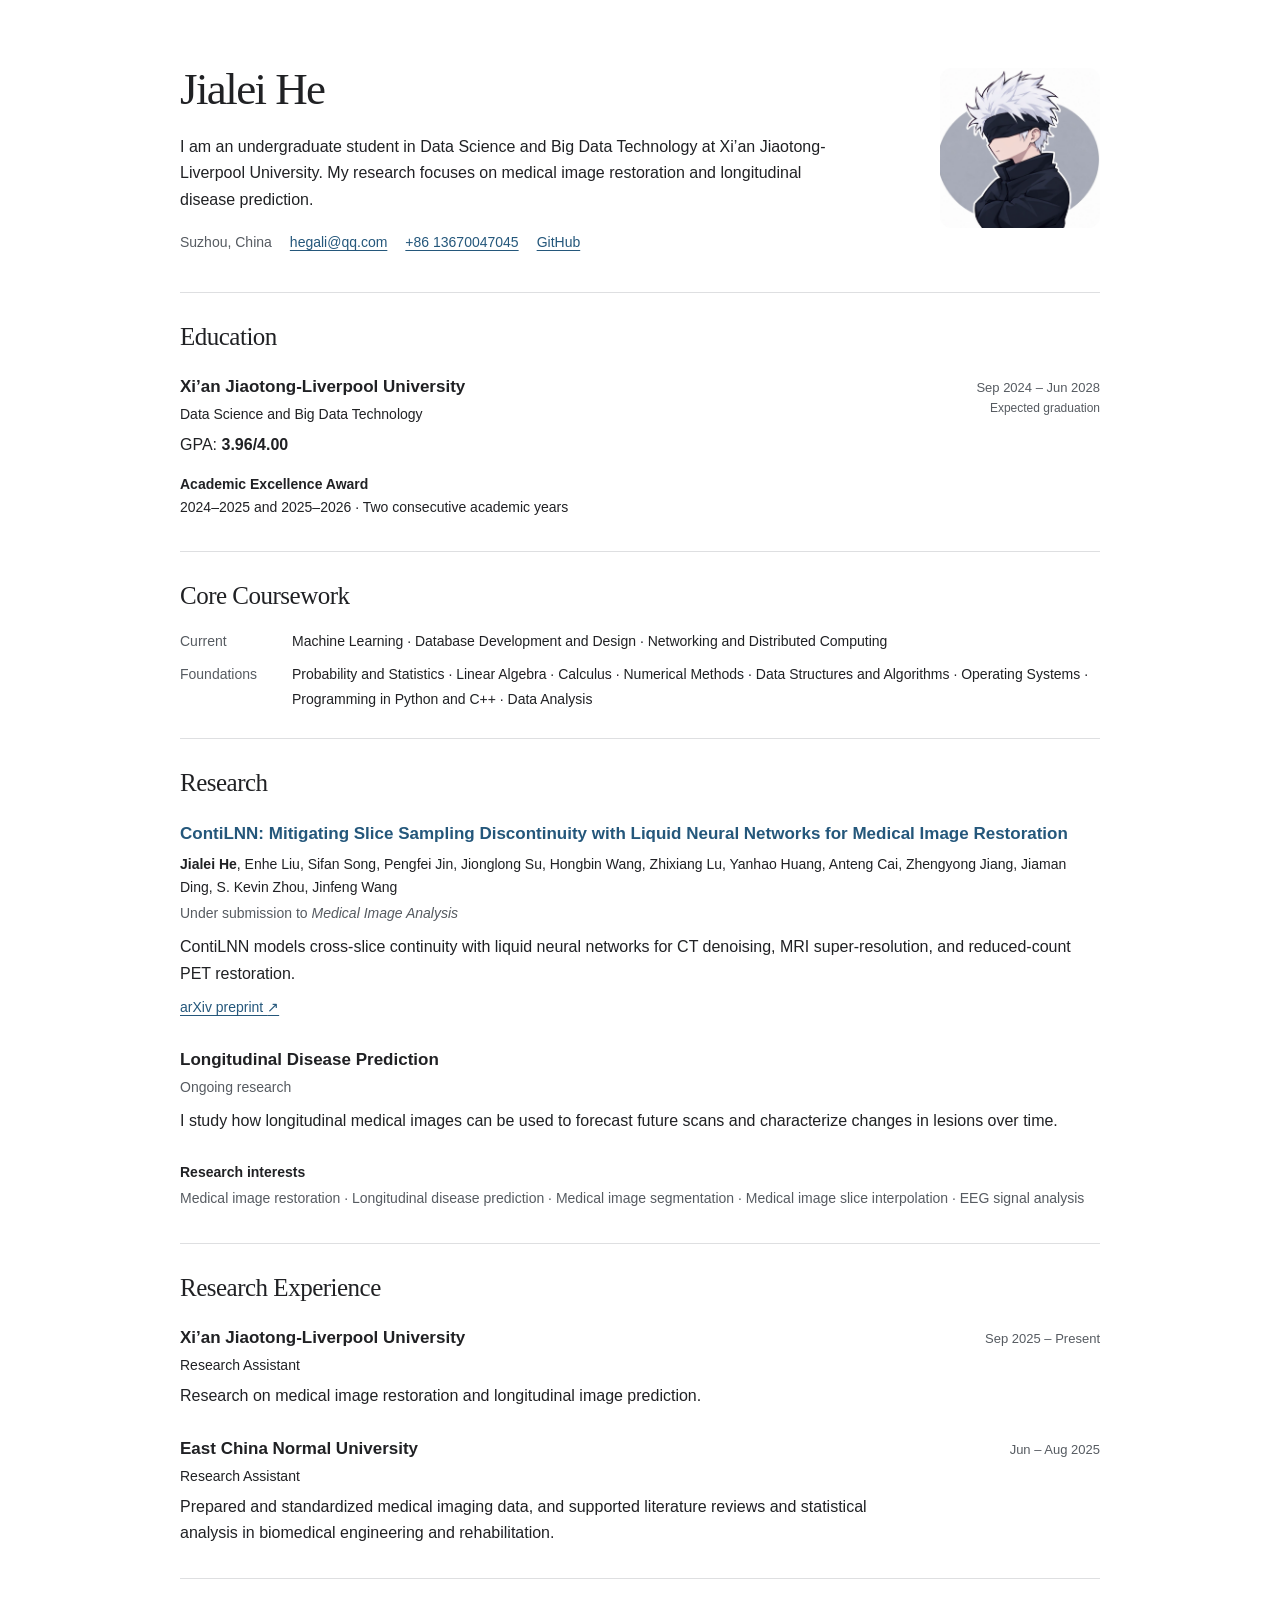
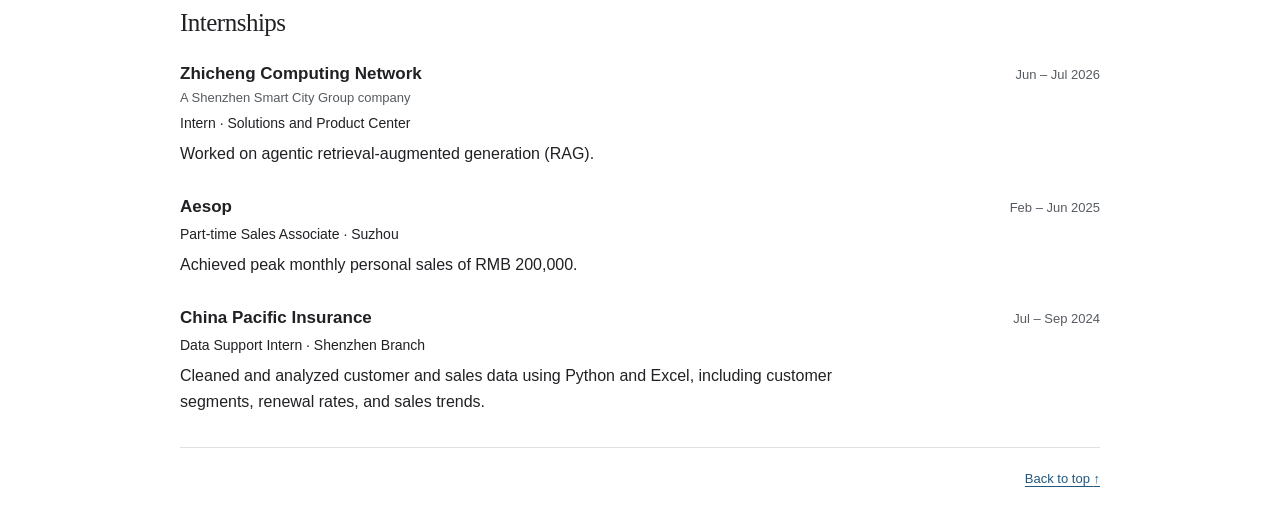
<file: index.html>
<!doctype html>
<!-- Author: Jialei.He | Editor: Jialei.He -->
<html lang="en">
<head>
  <meta charset="utf-8">
  <meta name="viewport" content="width=device-width, initial-scale=1">
  <meta name="author" content="Jialei.He">
  <meta name="description" content="Jialei He — Data Science and Big Data Technology undergraduate at XJTLU, working on medical image restoration and longitudinal disease prediction.">
  <meta name="color-scheme" content="light">
  <title>Jialei He</title>
  <link rel="canonical" href="https://noah-hjl.github.io/">
  <link rel="icon" href="assets/avatar.png" type="image/png">
  <link rel="stylesheet" href="styles.css?v=20261018">
</head>
<body>
  <a class="skip-link" href="#education">Skip to content</a>
  <main>
    <header class="profile" aria-labelledby="name">
      <div class="profile-text">
        <h1 id="name">Jialei He</h1>
        <p class="introduction">I am an undergraduate student in Data Science and Big Data Technology at Xi’an Jiaotong-Liverpool University. My research focuses on medical image restoration and longitudinal disease prediction.</p>
        <ul class="contact-list" aria-label="Contact information">
          <li>Suzhou, China</li>
          <li><a href="mailto:hegali@qq.com">hegali@qq.com</a></li>
          <li><a href="tel:+8613670047045">+86 13670047045</a></li>
          <li><a href="https://github.com/Noah-hjl">GitHub</a></li>
        </ul>
      </div>
      <img class="avatar" src="assets/avatar.png" width="160" height="160" alt="Jialei’s illustrated avatar">
    </header>

    <section id="education" aria-labelledby="education-heading">
      <h2 id="education-heading">Education</h2>
      <div class="entry">
        <div class="entry-body">
          <h3>Xi’an Jiaotong-Liverpool University</h3>
          <p class="role">Data Science and Big Data Technology</p>
          <p>GPA: <strong>3.96/4.00</strong></p>
          <p class="award"><strong>Academic Excellence Award</strong><br>2024–2025 and 2025–2026 · Two consecutive academic years</p>
        </div>
        <p class="entry-date">Sep 2024 – Jun 2028<span>Expected graduation</span></p>
      </div>
    </section>

    <section id="coursework" class="coursework" aria-labelledby="coursework-heading">
      <h2 id="coursework-heading">Core Coursework</h2>
      <dl class="course-list">
        <div>
          <dt>Current</dt>
          <dd>Machine Learning · Database Development and Design · Networking and Distributed Computing</dd>
        </div>
        <div>
          <dt>Foundations</dt>
          <dd>Probability and Statistics · Linear Algebra · Calculus · Numerical Methods · Data Structures and Algorithms · Operating Systems · Programming in Python and C++ · Data Analysis</dd>
        </div>
      </dl>
    </section>

    <section id="research" aria-labelledby="research-heading">
      <h2 id="research-heading">Research</h2>
      <article class="research-entry">
        <h3><a href="https://arxiv.org/abs/2610.12337">ContiLNN: Mitigating Slice Sampling Discontinuity with Liquid Neural Networks for Medical Image Restoration</a></h3>
        <p class="research-byline"><strong>Jialei He</strong>, Enhe Liu, Sifan Song, Pengfei Jin, Jionglong Su, Hongbin Wang, Zhixiang Lu, Yanhao Huang, Anteng Cai, Zhengyong Jiang, Jiaman Ding, S. Kevin Zhou, Jinfeng Wang</p>
        <p class="research-status">Under submission to <cite>Medical Image Analysis</cite></p>
        <p>ContiLNN models cross-slice continuity with liquid neural networks for CT denoising, MRI super-resolution, and reduced-count PET restoration.</p>
        <a class="paper-link" href="https://arxiv.org/abs/2610.12337" aria-label="Read the ContiLNN preprint on arXiv">arXiv preprint <span aria-hidden="true">↗</span></a>
      </article>
      <article class="research-entry">
        <h3>Longitudinal Disease Prediction</h3>
        <p class="research-status">Ongoing research</p>
        <p>I study how longitudinal medical images can be used to forecast future scans and characterize changes in lesions over time.</p>
      </article>
      <p class="research-interests"><strong>Research interests</strong><br>Medical image restoration · Longitudinal disease prediction · Medical image segmentation · Medical image slice interpolation · EEG signal analysis</p>
    </section>

    <section id="research-experience" aria-labelledby="research-experience-heading">
      <h2 id="research-experience-heading">Research Experience</h2>
      <article class="entry">
        <div class="entry-body">
          <h3>Xi’an Jiaotong-Liverpool University</h3>
          <p class="role">Research Assistant</p>
          <p>Research on medical image restoration and longitudinal image prediction.</p>
        </div>
        <p class="entry-date">Sep 2025 – Present</p>
      </article>
      <article class="entry">
        <div class="entry-body">
          <h3>East China Normal University</h3>
          <p class="role">Research Assistant</p>
          <p>Prepared and standardized medical imaging data, and supported literature reviews and statistical analysis in biomedical engineering and rehabilitation.</p>
        </div>
        <p class="entry-date">Jun – Aug 2025</p>
      </article>
    </section>

    <section id="internships" aria-labelledby="internships-heading">
      <h2 id="internships-heading">Internships</h2>
      <article class="entry">
        <div class="entry-body">
          <h3>Zhicheng Computing Network</h3>
          <p class="affiliation">A Shenzhen Smart City Group company</p>
          <p class="role">Intern · Solutions and Product Center</p>
          <p>Worked on agentic retrieval-augmented generation (RAG).</p>
        </div>
        <p class="entry-date">Jun – Jul 2026</p>
      </article>
      <article class="entry">
        <div class="entry-body">
          <h3>Aesop</h3>
          <p class="role">Part-time Sales Associate · Suzhou</p>
          <p>Achieved peak monthly personal sales of RMB 200,000.</p>
        </div>
        <p class="entry-date">Feb – Jun 2025</p>
      </article>
      <article class="entry">
        <div class="entry-body">
          <h3>China Pacific Insurance</h3>
          <p class="role">Data Support Intern · Shenzhen Branch</p>
          <p>Cleaned and analyzed customer and sales data using Python and Excel, including customer segments, renewal rates, and sales trends.</p>
        </div>
        <p class="entry-date">Jul – Sep 2024</p>
      </article>
    </section>

    <footer><a href="#name">Back to top <span aria-hidden="true">↑</span></a></footer>
  </main>
</body>
</html>
</file>
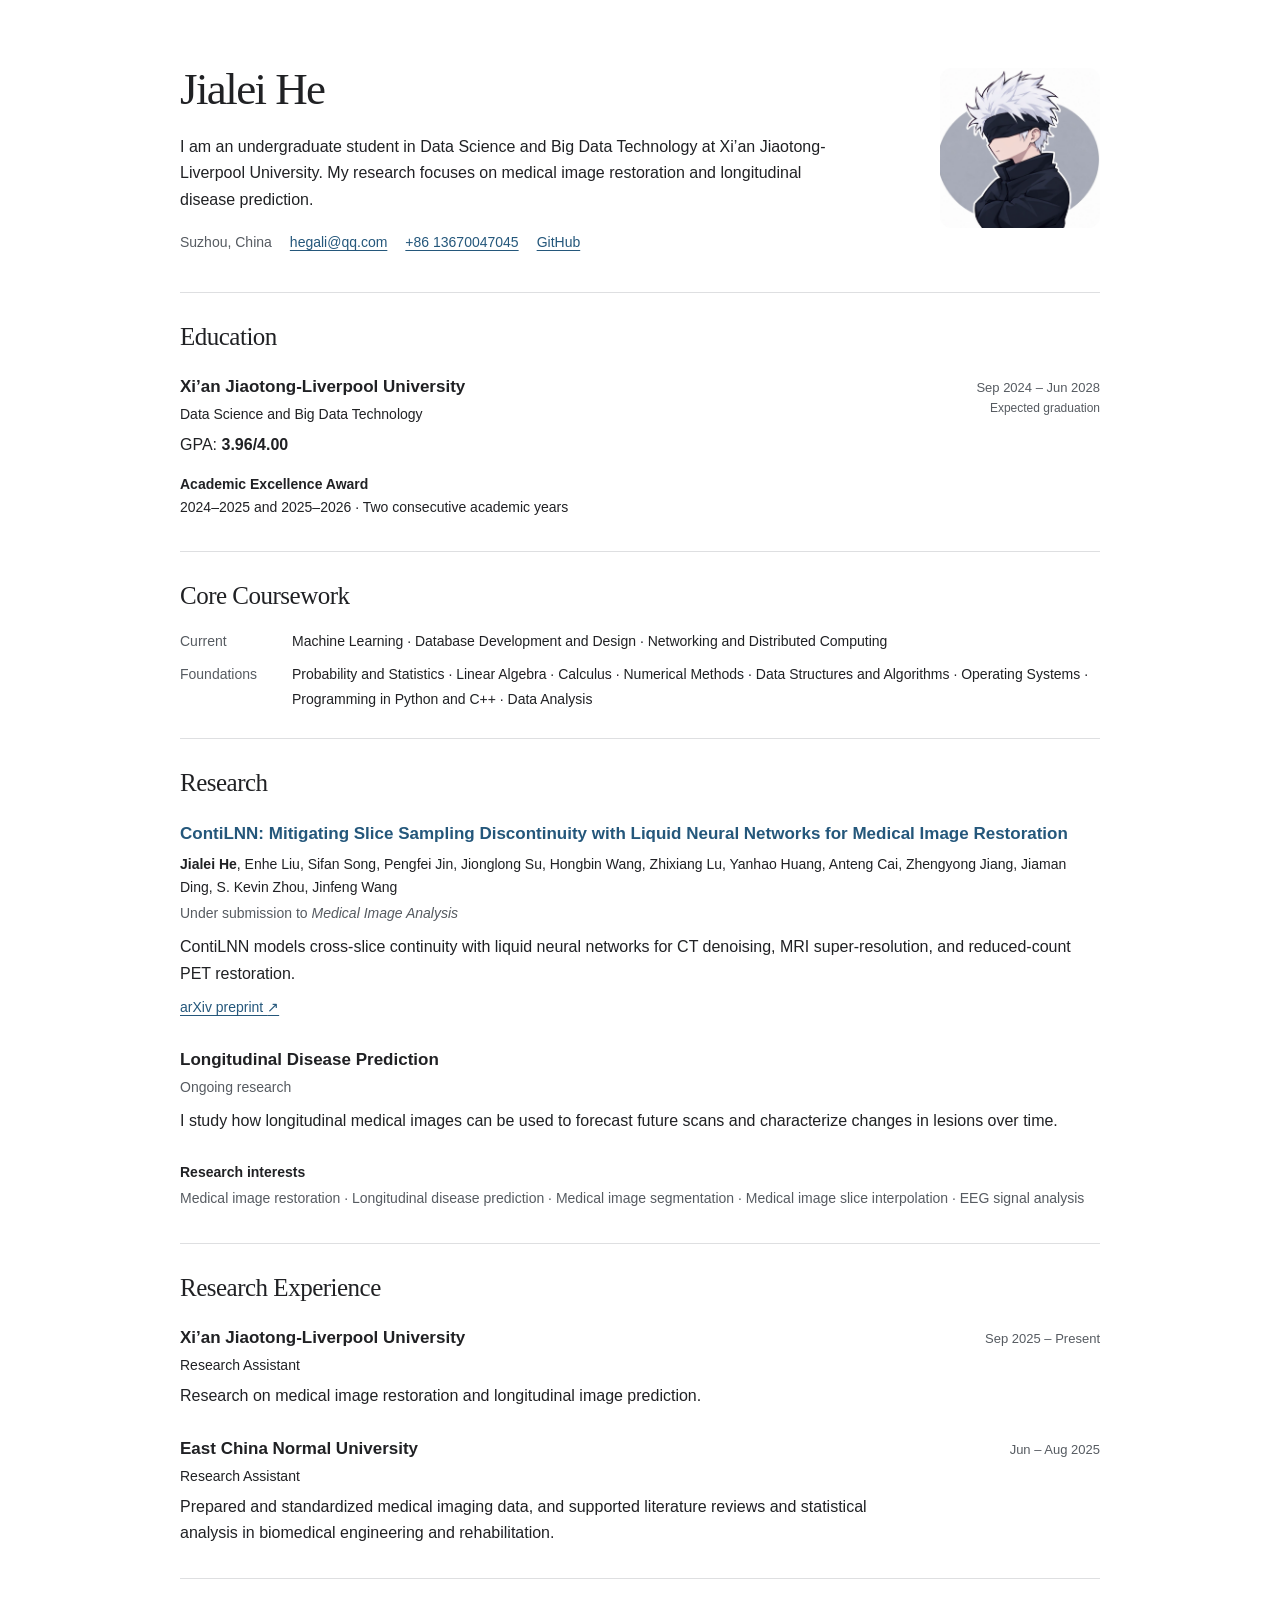
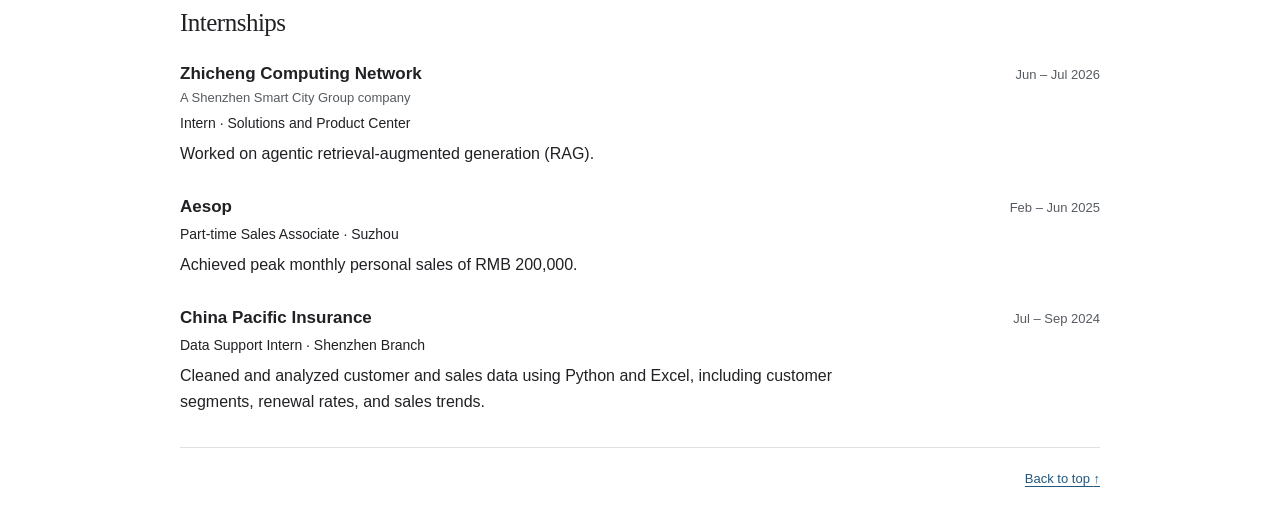
<file: csi205tc-network-lab/index.html>
<!doctype html>
<!-- Author: Jialei.He | Editor: Jialei.He -->
<html lang="en">
<head>
  <meta charset="utf-8">
  <meta name="viewport" content="width=device-width, initial-scale=1">
  <meta name="author" content="Jialei.He">
  <meta http-equiv="refresh" content="0; url=https://noah-hjl.github.io/">
  <link rel="canonical" href="https://noah-hjl.github.io/">
  <title>Jialei He</title>
</head>
<body>
  <p><a href="https://noah-hjl.github.io/">Visit Jialei He's homepage</a></p>
</body>
</html>
</file>
<file: styles.css>
/* Author: Jialei.He | Editor: Jialei.He */
:root {
  color-scheme: light;
  --ink: #202124;
  --secondary: #565b61;
  --link: #24577b;
  --line: #dedfe1;
}

* { box-sizing: border-box; }
html { scroll-behavior: smooth; scroll-padding-top: 28px; }

body {
  margin: 0;
  background: #fff;
  color: var(--ink);
  font-family: -apple-system, BlinkMacSystemFont, "Segoe UI", Helvetica, Arial, sans-serif;
  font-size: 16px;
  line-height: 1.65;
  -webkit-font-smoothing: antialiased;
}

main { width: min(100%, 1000px); margin: 0 auto; padding: 64px 40px 32px; }
a { color: var(--link); text-decoration-thickness: 1px; text-underline-offset: 3px; }
a:hover { color: #15364f; }
a:focus-visible { outline: 2px solid var(--link); outline-offset: 5px; border-radius: 2px; }
p { margin: 0; }
strong { font-weight: 600; }
h1, h2, h3 { margin: 0; }
h1, h2 { font-family: Georgia, "Times New Roman", serif; font-weight: 400; }
h1 { margin-bottom: 18px; font-size: 45px; line-height: 1.15; letter-spacing: -0.035em; }
h2 { margin-bottom: 22px; font-size: 25px; line-height: 1.25; letter-spacing: -0.02em; }
h3 { font-size: 17px; line-height: 1.5; font-weight: 600; }
h3 a { text-decoration: none; }
h3 a:hover { text-decoration: underline; }

.profile {
  display: grid;
  grid-template-columns: minmax(0, 1fr) 160px;
  gap: 58px;
  align-items: start;
  margin-bottom: 38px;
}

.introduction { max-width: 650px; }
.avatar { display: block; width: 160px; height: 160px; margin-top: 4px; border-radius: 12px; object-fit: cover; }
.contact-list { display: flex; flex-wrap: wrap; gap: 7px 18px; margin: 18px 0 0; padding: 0; list-style: none; color: var(--secondary); font-size: 14px; }
.contact-list li { white-space: nowrap; }
section { border-top: 1px solid var(--line); padding: 28px 0 32px; }
.coursework { padding-bottom: 26px; }
.coursework h2 { margin-bottom: 17px; }
.course-list { margin: 0; font-size: 14px; line-height: 1.8; }
.course-list div { display: grid; grid-template-columns: 100px minmax(0, 1fr); gap: 12px; }
.course-list div + div { margin-top: 8px; }
.course-list dt { color: var(--secondary); }
.course-list dd { margin: 0; }
.research-entry + .research-entry { margin-top: 27px; }
.research-entry p { margin-top: 9px; }
.research-entry .research-byline { margin-top: 7px; font-size: 14px; }
.research-entry .research-status { margin-top: 3px; color: var(--secondary); font-size: 14px; }
.research-status cite { font-style: italic; }
.paper-link { display: inline-block; margin-top: 9px; font-size: 14px; }
.research-interests { margin-top: 26px; color: var(--secondary); font-size: 14px; line-height: 1.8; }
.research-interests strong { color: var(--ink); }
.entry { display: grid; grid-template-columns: minmax(0, 1fr) 172px; gap: 28px; align-items: start; }
.entry + .entry { margin-top: 27px; }
.entry-body > p { margin-top: 6px; }
.entry-body .role { margin-top: 3px; font-size: 14px; }
.entry-body .affiliation { margin-top: 1px; color: var(--secondary); font-size: 13px; }
.entry-body .award { margin-top: 15px; font-size: 14px; }
.entry-date { padding-top: 3px; color: var(--secondary); font-size: 13px; text-align: right; font-variant-numeric: tabular-nums; white-space: nowrap; }
.entry-date span { display: block; font-size: 12px; }
footer { padding-top: 20px; border-top: 1px solid var(--line); font-size: 13px; text-align: right; }
.skip-link { position: absolute; top: 12px; left: 20px; transform: translateY(-200%); padding: 7px 12px; background: #fff; z-index: 1; }
.skip-link:focus { transform: translateY(0); }

@media (max-width: 700px) {
  main { padding: 44px 26px 28px; }
  .profile { grid-template-columns: minmax(0, 1fr) 112px; gap: 25px; margin-bottom: 34px; }
  .avatar { width: 112px; height: 112px; border-radius: 10px; }
  h1 { font-size: 38px; }
  h2 { font-size: 24px; }
  .entry { grid-template-columns: minmax(0, 1fr); gap: 5px; }
  .entry-date { grid-row: 1; padding: 0; text-align: left; }
  .entry-date span { display: inline; margin-left: 8px; }
}

@media (max-width: 480px) {
  body { font-size: 15px; }
  main { padding: 34px 22px 26px; }
  .profile { grid-template-columns: minmax(0, 1fr); gap: 22px; }
  .avatar { grid-row: 1; width: 108px; height: 108px; margin: 0; }
  h1 { margin-bottom: 14px; }
  .contact-list { gap: 7px 16px; margin-top: 16px; }
  section { padding: 26px 0 29px; }
  .course-list div { grid-template-columns: minmax(0, 1fr); gap: 0; }
  .course-list dt { font-weight: 600; color: var(--ink); }
  .course-list div + div { margin-top: 11px; }
  h2 { margin-bottom: 20px; }
  h3 { font-size: 16px; }
  .research-entry + .research-entry, .entry + .entry { margin-top: 25px; }
}

@media (prefers-reduced-motion: reduce) { html { scroll-behavior: auto; } }

@media print {
  main { width: 100%; padding: 0; }
  body { font-size: 10pt; line-height: 1.5; }
  h1 { font-size: 26pt; }
  h2 { font-size: 16pt; }
  h3 { font-size: 11pt; }
  .profile { margin-bottom: 20px; }
  .avatar { width: 120px; height: 120px; }
  section { padding: 18px 0; }
  .entry, .research-entry { break-inside: avoid; }
  a { color: inherit; }
  footer, .skip-link { display: none; }
}
</file>
